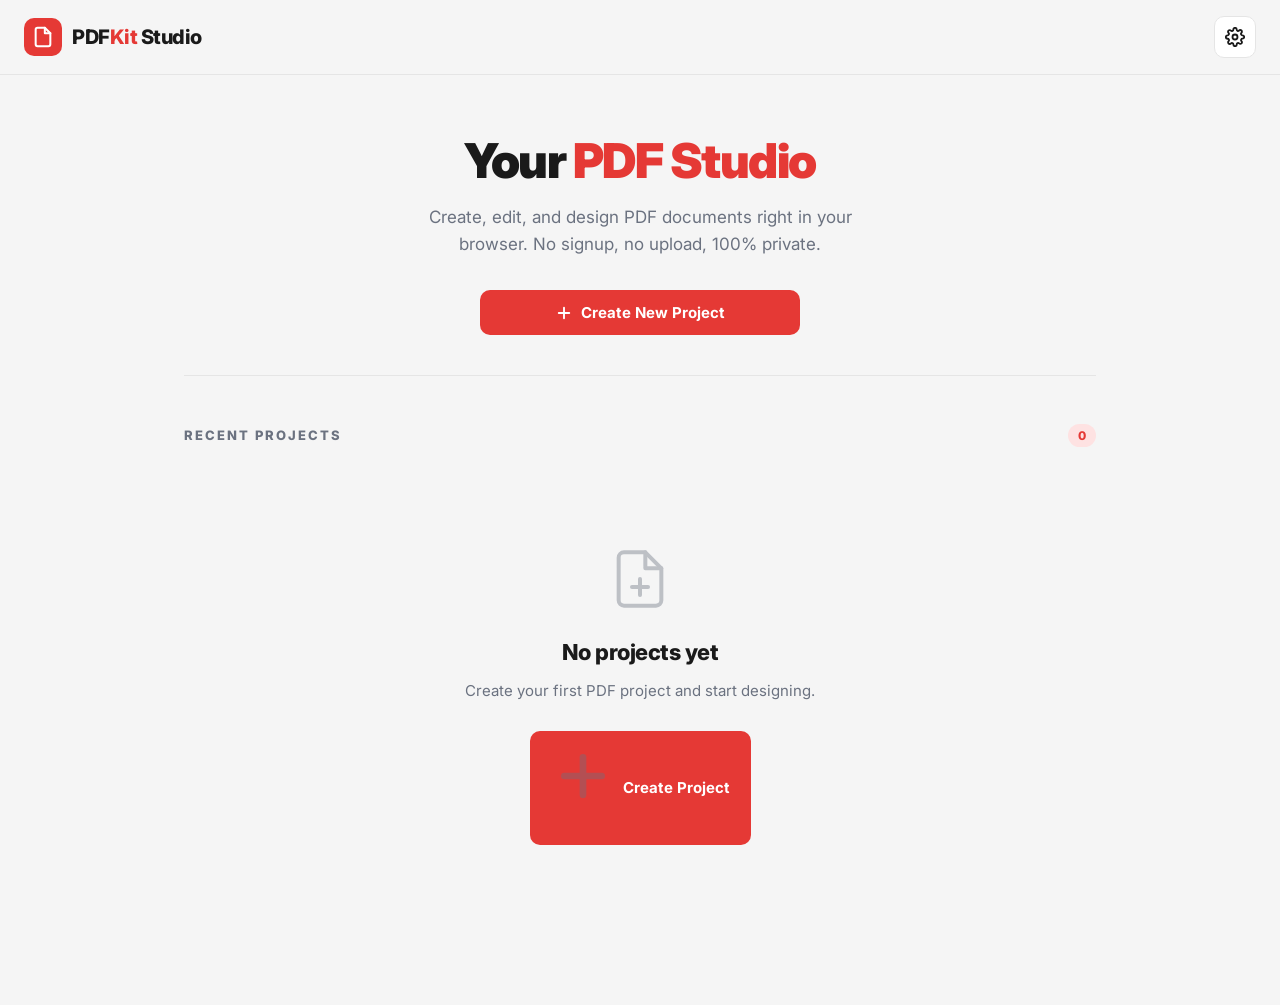
<file: index.html>
<!doctype html>
<html lang="en" dir="ltr">
  <head>
    <meta charset="UTF-8" />
    <meta name="viewport" content="width=device-width, initial-scale=1.0" />
    <title>PDFKit Studio — Create & Edit PDFs</title>
    <meta name="description" content="Create, edit, and design PDF documents in your browser. Add text, images, highlights, and drawings. 100% private, no signup." />
    <link rel="canonical" href="https://pdfkit-xi.vercel.app/" />

    <meta property="og:title" content="PDFKit Studio — Create & Edit PDFs" />
    <meta property="og:description" content="Create, edit, and design PDF documents in your browser." />
    <meta property="og:url" content="https://pdfkit-xi.vercel.app/" />
    <meta property="og:type" content="website" />

    <link rel="preconnect" href="https://fonts.googleapis.com" />
    <link rel="preconnect" href="https://fonts.gstatic.com" crossorigin />
    <link href="https://fonts.googleapis.com/css2?family=Inter:wght@400;500;600;700;800;900&family=Cairo:wght@400;500;600;700;800;900&display=swap" rel="stylesheet" />

    <link rel="stylesheet" href="css/style.css" />
    <link rel="stylesheet" href="css/home.css" />
  </head>
  <body>
    <header class="app-header">
      <a class="brand" href="index.html">
        <span class="brand-mark">
          <svg viewBox="0 0 24 24" fill="none" stroke="currentColor" stroke-width="2.2" stroke-linecap="round" stroke-linejoin="round">
            <path d="M14 2H6a2 2 0 0 0-2 2v16a2 2 0 0 0 2 2h12a2 2 0 0 0 2-2V8z"></path>
            <polyline points="14 2 14 8 20 8"></polyline>
          </svg>
        </span>
        <span>PDF<span class="brand-kit">Kit</span> Studio</span>
      </a>
      <button class="header-btn" id="settings-btn" aria-label="Settings">
        <svg viewBox="0 0 24 24" fill="none" stroke="currentColor" stroke-width="2.2" stroke-linecap="round" stroke-linejoin="round">
          <circle cx="12" cy="12" r="3"></circle>
          <path d="M19.4 15a1.65 1.65 0 0 0 .33 1.82l.06.06a2 2 0 0 1 0 2.83 2 2 0 0 1-2.83 0l-.06-.06a1.65 1.65 0 0 0-1.82-.33 1.65 1.65 0 0 0-1 1.51V21a2 2 0 0 1-2 2 2 2 0 0 1-2-2v-.09A1.65 1.65 0 0 0 9 19.4a1.65 1.65 0 0 0-1.82.33l-.06.06a2 2 0 0 1-2.83 0 2 2 0 0 1 0-2.83l.06-.06a1.65 1.65 0 0 0 .33-1.82 1.65 1.65 0 0 0-1.51-1H3a2 2 0 0 1-2-2 2 2 0 0 1 2-2h.09A1.65 1.65 0 0 0 4.6 9a1.65 1.65 0 0 0-.33-1.82l-.06-.06a2 2 0 0 1 0-2.83 2 2 0 0 1 2.83 0l.06.06a1.65 1.65 0 0 0 1.82.33H9a1.65 1.65 0 0 0 1-1.51V3a2 2 0 0 1 2-2 2 2 0 0 1 2 2v.09a1.65 1.65 0 0 0 1 1.51 1.65 1.65 0 0 0 1.82-.33l.06-.06a2 2 0 0 1 2.83 0 2 2 0 0 1 0 2.83l-.06.06a1.65 1.65 0 0 0-.33 1.82V9a1.65 1.65 0 0 0 1.51 1H21a2 2 0 0 1 2 2 2 2 0 0 1-2 2h-.09a1.65 1.65 0 0 0-1.51 1z"></path>
        </svg>
      </button>
    </header>

    <main class="container">
      <section class="home-hero">
        <h1>Your <span class="accent">PDF Studio</span></h1>
        <p>Create, edit, and design PDF documents right in your browser. No signup, no upload, 100% private.</p>
        <button class="btn btn-primary btn-block" id="create-btn">
          <svg viewBox="0 0 24 24" fill="none" stroke="currentColor" stroke-width="2.5" stroke-linecap="round" stroke-linejoin="round">
            <line x1="12" y1="5" x2="12" y2="19"></line>
            <line x1="5" y1="12" x2="19" y2="12"></line>
          </svg>
          Create New Project
        </button>
      </section>

      <section class="projects-section">
        <h2 class="section-title">
          <span>Recent Projects</span>
          <span class="count" id="projects-count">0</span>
        </h2>

        <div id="projects-grid" class="projects-grid"></div>

        <div id="empty-state" class="empty-state" hidden>
          <svg viewBox="0 0 24 24" fill="none" stroke="currentColor" stroke-width="1.5" stroke-linecap="round" stroke-linejoin="round">
            <path d="M14 2H6a2 2 0 0 0-2 2v16a2 2 0 0 0 2 2h12a2 2 0 0 0 2-2V8z"></path>
            <polyline points="14 2 14 8 20 8"></polyline>
            <line x1="12" y1="18" x2="12" y2="12"></line>
            <line x1="9" y1="15" x2="15" y2="15"></line>
          </svg>
          <h2>No projects yet</h2>
          <p>Create your first PDF project and start designing.</p>
          <button class="btn btn-primary" onclick="document.getElementById('create-btn').click()">
            <svg viewBox="0 0 24 24" fill="none" stroke="currentColor" stroke-width="2.5" stroke-linecap="round" stroke-linejoin="round">
              <line x1="12" y1="5" x2="12" y2="19"></line>
              <line x1="5" y1="12" x2="19" y2="12"></line>
            </svg>
            Create Project
          </button>
        </div>
      </section>
    </main>

    <script src="js/db.js"></script>
    <script src="js/home.js"></script>
  </body>
            </html>
</file>
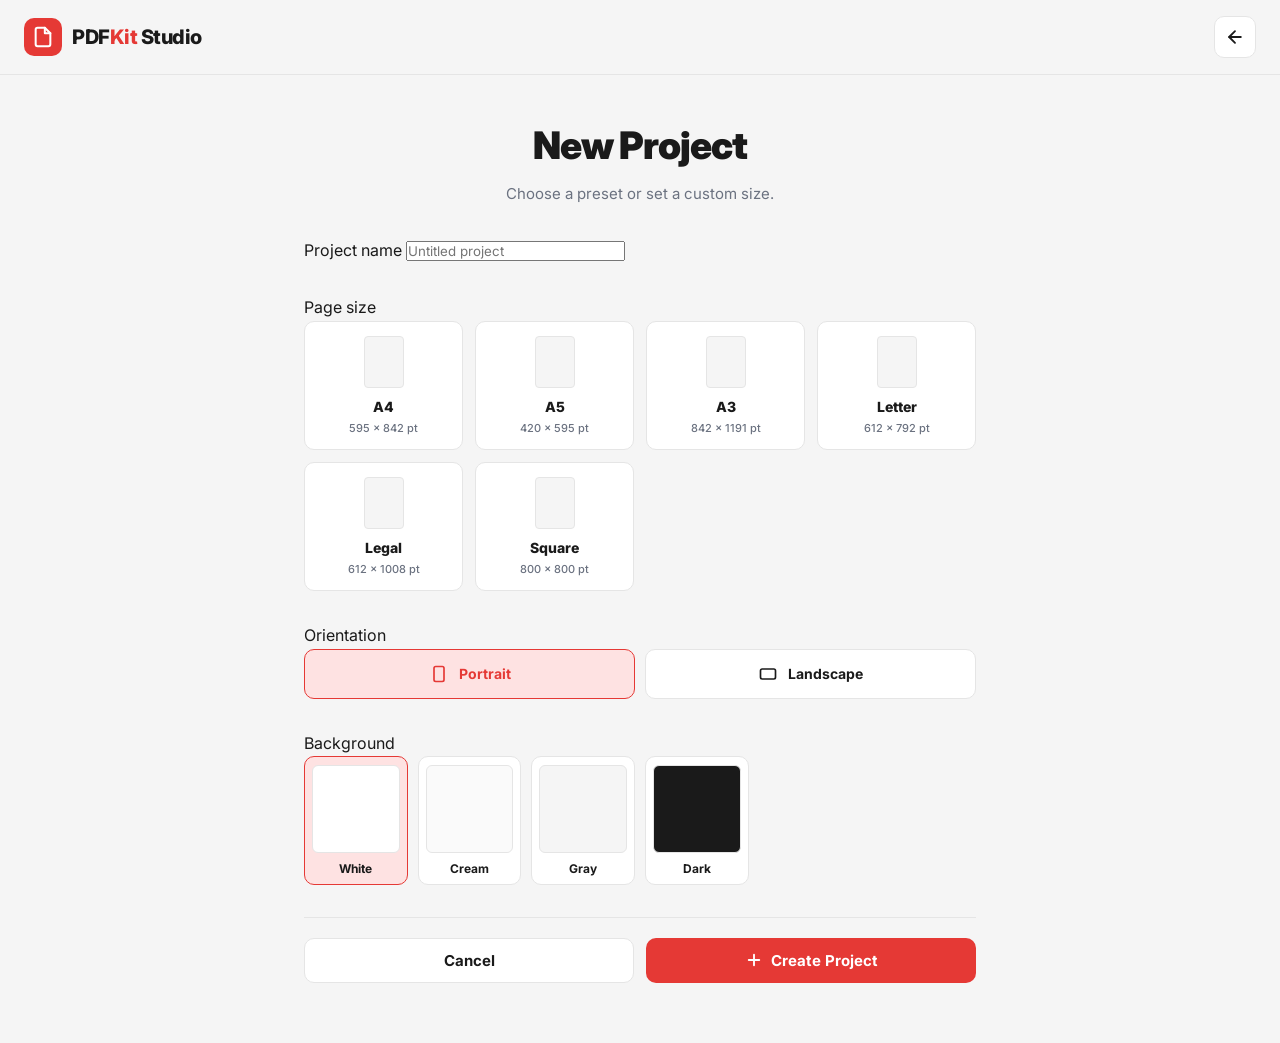
<file: create.html>
<!doctype html>
<html lang="en" dir="ltr">
  <head>
    <meta charset="UTF-8" />
    <meta name="viewport" content="width=device-width, initial-scale=1.0" />
    <title>New Project — PDFKit Studio</title>
    <meta name="description" content="Create a new PDF project — choose page size, orientation, and background." />
    <link rel="canonical" href="https://pdfkit-xi.vercel.app/create.html" />

    <link rel="preconnect" href="https://fonts.googleapis.com" />
    <link rel="preconnect" href="https://fonts.gstatic.com" crossorigin />
    <link href="https://fonts.googleapis.com/css2?family=Inter:wght@400;500;600;700;800;900&family=Cairo:wght@400;500;600;700;800;900&display=swap" rel="stylesheet" />

    <link rel="stylesheet" href="css/style.css" />
    <link rel="stylesheet" href="css/create.css" />
  </head>
  <body>
    <header class="app-header">
      <a class="brand" href="index.html">
        <span class="brand-mark">
          <svg viewBox="0 0 24 24" fill="none" stroke="currentColor" stroke-width="2.2" stroke-linecap="round" stroke-linejoin="round">
            <path d="M14 2H6a2 2 0 0 0-2 2v16a2 2 0 0 0 2 2h12a2 2 0 0 0 2-2V8z"></path>
            <polyline points="14 2 14 8 20 8"></polyline>
          </svg>
        </span>
        <span>PDF<span class="brand-kit">Kit</span> Studio</span>
      </a>
      <a class="header-btn" href="index.html" aria-label="Back">
        <svg viewBox="0 0 24 24" fill="none" stroke="currentColor" stroke-width="2.2" stroke-linecap="round" stroke-linejoin="round">
          <line x1="19" y1="12" x2="5" y2="12"></line>
          <polyline points="12 19 5 12 12 5"></polyline>
        </svg>
      </a>
    </header>

    <main class="container container-sm">
      <div class="page-header">
        <h1>New Project</h1>
        <p>Choose a preset or set a custom size.</p>
      </div>

      <section class="form-section">
        <label class="form-label">Project name</label>
        <input type="text" class="form-input" id="project-name" placeholder="Untitled project" />
      </section>

      <section class="form-section">
        <label class="form-label">Page size</label>
        <div class="preset-grid" id="preset-grid">
          <button class="preset" data-preset="a4">
            <div class="preset-preview" style="--ratio: 1 / 1.414;"></div>
            <span class="preset-name">A4</span>
            <span class="preset-size">595 × 842 pt</span>
          </button>
          <button class="preset" data-preset="a5">
            <div class="preset-preview" style="--ratio: 1 / 1.414;"></div>
            <span class="preset-name">A5</span>
            <span class="preset-size">420 × 595 pt</span>
          </button>
          <button class="preset" data-preset="a3">
            <div class="preset-preview" style="--ratio: 1 / 1.414;"></div>
            <span class="preset-name">A3</span>
            <span class="preset-size">842 × 1191 pt</span>
          </button>
          <button class="preset" data-preset="letter">
            <div class="preset-preview" style="--ratio: 8.5 / 11;"></div>
            <span class="preset-name">Letter</span>
            <span class="preset-size">612 × 792 pt</span>
          </button>
          <button class="preset" data-preset="legal">
            <div class="preset-preview" style="--ratio: 8.5 / 14;"></div>
            <span class="preset-name">Legal</span>
            <span class="preset-size">612 × 1008 pt</span>
          </button>
          <button class="preset" data-preset="square">
            <div class="preset-preview" style="--ratio: 1 / 1;"></div>
            <span class="preset-name">Square</span>
            <span class="preset-size">800 × 800 pt</span>
          </button>
        </div>
      </section>

      <section class="form-section">
        <label class="form-label">Orientation</label>
        <div class="toggle-group" id="orientation-group">
          <button class="toggle active" data-orientation="portrait">
            <svg viewBox="0 0 24 24" fill="none" stroke="currentColor" stroke-width="2" stroke-linecap="round" stroke-linejoin="round">
              <rect x="6" y="3" width="12" height="18" rx="2"></rect>
            </svg>
            Portrait
          </button>
          <button class="toggle" data-orientation="landscape">
            <svg viewBox="0 0 24 24" fill="none" stroke="currentColor" stroke-width="2" stroke-linecap="round" stroke-linejoin="round">
              <rect x="3" y="6" width="18" height="12" rx="2"></rect>
            </svg>
            Landscape
          </button>
        </div>
      </section>

      <section class="form-section">
        <label class="form-label">Background</label>
        <div class="bg-grid" id="bg-grid">
          <button class="bg-swatch active" data-bg="#ffffff" style="--c: #ffffff;">
            <span class="swatch-label">White</span>
          </button>
          <button class="bg-swatch" data-bg="#fafafa" style="--c: #fafafa;">
            <span class="swatch-label">Cream</span>
          </button>
          <button class="bg-swatch" data-bg="#f5f5f5" style="--c: #f5f5f5;">
            <span class="swatch-label">Gray</span>
          </button>
          <button class="bg-swatch" data-bg="#1a1a1a" style="--c: #1a1a1a;">
            <span class="swatch-label">Dark</span>
          </button>
        </div>
      </section>

      <div class="actions-row">
        <button class="btn btn-secondary" onclick="window.location.href='index.html'">Cancel</button>
        <button class="btn btn-primary" id="create-project-btn">
          <svg viewBox="0 0 24 24" fill="none" stroke="currentColor" stroke-width="2.5" stroke-linecap="round" stroke-linejoin="round">
            <line x1="12" y1="5" x2="12" y2="19"></line>
            <line x1="5" y1="12" x2="19" y2="12"></line>
          </svg>
          Create Project
        </button>
      </div>
    </main>

    <script src="js/db.js"></script>
    <script src="js/create.js"></script>
  </body>
          </html>
</file>
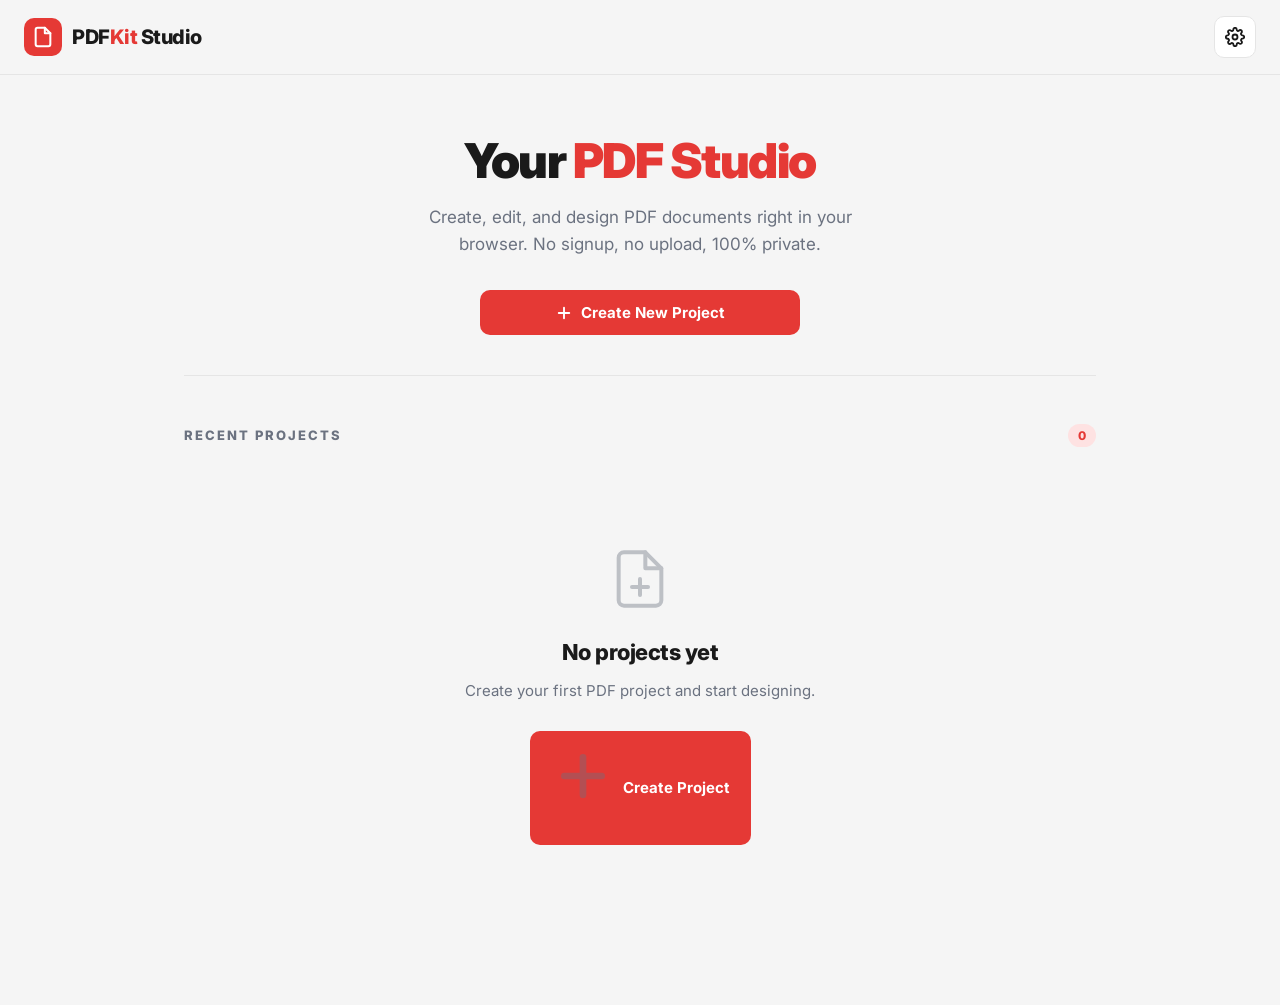
<file: studio.html>
<!doctype html>
<html lang="en" dir="ltr">
  <head>
    <meta charset="UTF-8" />
    <meta name="viewport" content="width=device-width, initial-scale=1.0, maximum-scale=1.0, user-scalable=no" />
    <title>Studio — PDFKit Studio</title>
    <meta name="description" content="Edit your PDF project — add text, images, highlights, and drawings." />
    <link rel="canonical" href="https://pdfkit-xi.vercel.app/studio.html" />

    <link rel="preconnect" href="https://fonts.googleapis.com" />
    <link rel="preconnect" href="https://fonts.gstatic.com" crossorigin />
    <link href="https://fonts.googleapis.com/css2?family=Inter:wght@400;500;600;700;800;900&family=Cairo:wght@400;500;600;700;800;900&family=Amiri:wght@400;700&family=Tajawal:wght@400;500;700;900&display=swap" rel="stylesheet" />

    <link rel="stylesheet" href="css/style.css" />
    <link rel="stylesheet" href="css/studio.css" />
    <link rel="stylesheet" href="css/element-panel.css" />
  </head>
  <body class="studio-body">
    <header class="studio-header">
      <div class="header-left">
        <a class="icon-btn" href="index.html" aria-label="Back">
          <svg viewBox="0 0 24 24" fill="none" stroke="currentColor" stroke-width="2.2" stroke-linecap="round" stroke-linejoin="round">
            <line x1="19" y1="12" x2="5" y2="12"></line>
            <polyline points="12 19 5 12 12 5"></polyline>
          </svg>
        </a>
        <input type="text" class="project-title-input" id="project-title" value="Untitled" />
      </div>

      <div class="header-center">
        <button class="icon-btn" id="undo-btn" aria-label="Undo" disabled>
          <svg viewBox="0 0 24 24" fill="none" stroke="currentColor" stroke-width="2.2" stroke-linecap="round" stroke-linejoin="round">
            <polyline points="9 14 4 9 9 4"></polyline>
            <path d="M20 20v-7a4 4 0 0 0-4-4H4"></path>
          </svg>
        </button>
        <button class="icon-btn" id="redo-btn" aria-label="Redo" disabled>
          <svg viewBox="0 0 24 24" fill="none" stroke="currentColor" stroke-width="2.2" stroke-linecap="round" stroke-linejoin="round">
            <polyline points="15 14 20 9 15 4"></polyline>
            <path d="M4 20v-7a4 4 0 0 1 4-4h12"></path>
          </svg>
        </button>
      </div>

      <div class="header-right">
        <button class="icon-btn" id="export-btn" aria-label="Export">
          <svg viewBox="0 0 24 24" fill="none" stroke="currentColor" stroke-width="2.2" stroke-linecap="round" stroke-linejoin="round">
            <path d="M21 15v4a2 2 0 0 1-2 2H5a2 2 0 0 1-2-2v-4"></path>
            <polyline points="7 10 12 15 17 10"></polyline>
            <line x1="12" y1="15" x2="12" y2="3"></line>
          </svg>
        </button>
        <button class="btn-save" id="save-btn">
          <svg viewBox="0 0 24 24" fill="none" stroke="currentColor" stroke-width="2.2" stroke-linecap="round" stroke-linejoin="round">
            <path d="M19 21H5a2 2 0 0 1-2-2V5a2 2 0 0 1 2-2h11l5 5v11a2 2 0 0 1-2 2z"></path>
            <polyline points="17 21 17 13 7 13 7 21"></polyline>
            <polyline points="7 3 7 8 15 8"></polyline>
          </svg>
          <span>Save</span>
        </button>
      </div>
            </header>
            <main class="studio-main">
  <div class="canvas-wrapper" id="canvas-wrapper">
    <div class="canvas-stage" id="canvas-stage"></div>
  </div>
</main>

<nav class="studio-toolbar" id="studio-toolbar">
  <button class="tool-btn" data-tool="text" aria-label="Text">
    <svg viewBox="0 0 24 24" fill="none" stroke="currentColor" stroke-width="2" stroke-linecap="round" stroke-linejoin="round">
      <polyline points="4 7 4 4 20 4 20 7"></polyline>
      <line x1="9" y1="20" x2="15" y2="20"></line>
      <line x1="12" y1="4" x2="12" y2="20"></line>
    </svg>
    <span>Text</span>
  </button>

  <button class="tool-btn" data-tool="highlight" aria-label="Highlight">
    <svg viewBox="0 0 24 24" fill="none" stroke="currentColor" stroke-width="2" stroke-linecap="round" stroke-linejoin="round">
      <path d="M9 11l-6 6v3h3l6-6"></path>
      <path d="M14 7l3 3"></path>
      <path d="M17 4l3 3-9 9-3-3z"></path>
    </svg>
    <span>Highlight</span>
  </button>

  <button class="tool-btn" data-tool="draw" aria-label="Draw">
    <svg viewBox="0 0 24 24" fill="none" stroke="currentColor" stroke-width="2" stroke-linecap="round" stroke-linejoin="round">
      <path d="M12 19l7-7 3 3-7 7-3-3z"></path>
      <path d="M18 13l-1.5-7.5L2 2l3.5 14.5L13 18l5-5z"></path>
      <path d="M2 2l7.586 7.586"></path>
      <circle cx="11" cy="11" r="2"></circle>
    </svg>
    <span>Draw</span>
  </button>

  <button class="tool-btn" data-tool="image" aria-label="Image">
    <svg viewBox="0 0 24 24" fill="none" stroke="currentColor" stroke-width="2" stroke-linecap="round" stroke-linejoin="round">
      <rect x="3" y="3" width="18" height="18" rx="2"></rect>
      <circle cx="8.5" cy="8.5" r="1.5"></circle>
      <polyline points="21 15 16 10 5 21"></polyline>
    </svg>
    <span>Image</span>
  </button>

  <button class="tool-btn" data-tool="shape" aria-label="Shape">
    <svg viewBox="0 0 24 24" fill="none" stroke="currentColor" stroke-width="2" stroke-linecap="round" stroke-linejoin="round">
      <rect x="3" y="3" width="18" height="18" rx="2"></rect>
    </svg>
    <span>Shape</span>
  </button>

  <button class="tool-btn" data-tool="eraser" aria-label="Eraser">
    <svg viewBox="0 0 24 24" fill="none" stroke="currentColor" stroke-width="2" stroke-linecap="round" stroke-linejoin="round">
      <path d="M20 20H7L3 16a1 1 0 0 1 0-1.4L14.6 3a1 1 0 0 1 1.4 0L21 8a1 1 0 0 1 0 1.4L10.4 20"></path>
      <line x1="18" y1="13" x2="6" y2="13"></line>
    </svg>
    <span>Eraser</span>
  </button>
      </nav>
          <div class="tool-panel" id="tool-panel" hidden>
      <button class="panel-close" id="panel-close" aria-label="Close">
        <svg viewBox="0 0 24 24" fill="none" stroke="currentColor" stroke-width="2.4" stroke-linecap="round" stroke-linejoin="round">
          <line x1="18" y1="6" x2="6" y2="18"></line>
          <line x1="6" y1="6" x2="18" y2="18"></line>
        </svg>
      </button>
      <div class="panel-content" id="panel-content"></div>
    </div>

    <div class="element-panel" id="element-panel" hidden>
      <div class="element-panel-content" id="element-panel-content"></div>
    </div>

    <input type="file" id="image-upload" accept="image/*" hidden />

    <script src="js/db.js"></script>
    <script src="js/studio.js"></script>
    <script src="js/tools/element-panel.js"></script>
  </body>
        </html>
</file>
<file: css/style.css>
:root {
  --cream: #f5f5f5;
  --paper: #ffffff;
  --ink: #1a1a1a;
  --muted: #6b7280;
  --line: #e5e5e5;
  --accent: #e53935;
  --accent-soft: #fee2e2;
  --accent-dark: #c62828;
  --radius: 14px;
  --radius-sm: 10px;
  --shadow-sm: 0 2px 8px rgba(0, 0, 0, 0.04);
  --shadow-md: 0 8px 24px rgba(0, 0, 0, 0.08);
  --shadow-lg: 0 16px 48px rgba(0, 0, 0, 0.12);
}

* { margin: 0; padding: 0; box-sizing: border-box; }

html { scroll-behavior: smooth; }

body {
  font-family: 'Inter', -apple-system, BlinkMacSystemFont, 'Segoe UI', sans-serif;
  background: var(--cream);
  color: var(--ink);
  min-height: 100vh;
  line-height: 1.6;
  -webkit-font-smoothing: antialiased;
  -moz-osx-font-smoothing: grayscale;
}

html[dir="rtl"] body {
  font-family: 'Cairo', 'Inter', sans-serif;
}

a { color: inherit; text-decoration: none; }

button {
  font-family: inherit;
  cursor: pointer;
  border: none;
  background: none;
}

input, textarea, select {
  font-family: inherit;
  outline: none;
}

svg { display: block; }

/* ============ Header ============ */
.app-header {
  display: flex;
  justify-content: space-between;
  align-items: center;
  padding: 16px 24px;
  background: rgba(245, 245, 245, 0.95);
  backdrop-filter: blur(12px);
  -webkit-backdrop-filter: blur(12px);
  border-bottom: 1px solid var(--line);
  position: sticky;
  top: 0;
  z-index: 100;
}

.brand {
  display: inline-flex;
  align-items: center;
  gap: 10px;
  font-size: 20px;
  font-weight: 800;
  letter-spacing: -0.5px;
  color: var(--ink);
}

.brand-mark {
  width: 38px;
  height: 38px;
  background: var(--accent);
  border-radius: var(--radius-sm);
  display: flex;
  align-items: center;
  justify-content: center;
  color: #fff;
  flex-shrink: 0;
}

.brand-mark svg { width: 22px; height: 22px; }

.brand-kit { color: var(--accent); }

.header-btn {
  width: 42px;
  height: 42px;
  border-radius: var(--radius-sm);
  background: var(--paper);
  border: 1px solid var(--line);
  display: flex;
  align-items: center;
  justify-content: center;
  color: var(--ink);
  transition: 0.2s ease;
}

.header-btn:hover {
  background: var(--accent-soft);
  border-color: var(--accent);
  color: var(--accent);
}

.header-btn svg { width: 20px; height: 20px; }

/* ============ Buttons ============ */
.btn {
  display: inline-flex;
  align-items: center;
  justify-content: center;
  gap: 8px;
  padding: 12px 20px;
  border-radius: var(--radius-sm);
  font-size: 15px;
  font-weight: 700;
  transition: 0.2s ease;
  border: 1px solid transparent;
}

.btn svg { width: 18px; height: 18px; }

.btn-primary {
  background: var(--accent);
  color: #fff;
}

.btn-primary:hover { background: var(--accent-dark); }

.btn-secondary {
  background: var(--paper);
  color: var(--ink);
  border-color: var(--line);
}

.btn-secondary:hover {
  background: var(--accent-soft);
  border-color: var(--accent);
  color: var(--accent);
}

.btn-block { width: 100%; }

/* ============ Container ============ */
.container {
  max-width: 960px;
  margin: 0 auto;
  padding: 0 24px;
}

.container-sm { max-width: 720px; }

/* ============ Empty state ============ */
.empty-state {
  text-align: center;
  padding: 80px 24px;
}

.empty-state svg {
  width: 64px;
  height: 64px;
  color: var(--muted);
  margin: 0 auto 24px;
  opacity: 0.4;
}

.empty-state h2 {
  font-size: 22px;
  font-weight: 800;
  margin-bottom: 8px;
  letter-spacing: -0.5px;
}

.empty-state p {
  color: var(--muted);
  font-size: 15px;
  margin-bottom: 28px;
  max-width: 360px;
  margin-left: auto;
  margin-right: auto;
}

/* ============ Modal ============ */
.modal {
  position: fixed;
  inset: 0;
  background: rgba(0, 0, 0, 0.5);
  backdrop-filter: blur(4px);
  z-index: 1000;
  display: flex;
  align-items: center;
  justify-content: center;
  padding: 20px;
}

.modal[hidden] { display: none; }

.modal-panel {
  background: var(--paper);
  border-radius: var(--radius);
  padding: 28px;
  width: 100%;
  max-width: 420px;
  box-shadow: var(--shadow-lg);
  position: relative;
}

.modal-title {
  font-size: 18px;
  font-weight: 800;
  margin-bottom: 6px;
}

.modal-desc {
  color: var(--muted);
  font-size: 14px;
  margin-bottom: 24px;
}

.modal-actions {
  display: flex;
  gap: 10px;
  margin-top: 24px;
}

.modal-actions .btn { flex: 1; }

/* ============ Responsive ============ */
@media (max-width: 600px) {
  .app-header { padding: 14px 18px; }
  .brand { font-size: 18px; }
  .brand-mark { width: 34px; height: 34px; }
  .brand-mark svg { width: 20px; height: 20px; }
  .container { padding: 0 18px; }
  .empty-state { padding: 60px 20px; }
  }
</file>
<file: css/home.css>
.home-hero {
  padding: 60px 0 40px;
  text-align: center;
  border-bottom: 1px solid var(--line);
  margin-bottom: 48px;
}

.home-hero h1 {
  font-size: clamp(32px, 5vw, 48px);
  font-weight: 900;
  letter-spacing: -1.5px;
  line-height: 1.1;
  margin-bottom: 16px;
}

.home-hero .accent { color: var(--accent); }

.home-hero p {
  color: var(--muted);
  font-size: 17px;
  max-width: 480px;
  margin: 0 auto 32px;
}

.home-hero .btn {
  max-width: 320px;
  margin: 0 auto;
}

.projects-section { padding-bottom: 80px; }

.section-title {
  display: flex;
  align-items: center;
  justify-content: space-between;
  font-size: 13px;
  font-weight: 800;
  letter-spacing: 2px;
  text-transform: uppercase;
  color: var(--muted);
  margin-bottom: 20px;
}

.section-title .count {
  background: var(--accent-soft);
  color: var(--accent);
  padding: 2px 10px;
  border-radius: 20px;
  font-size: 12px;
  font-weight: 800;
  letter-spacing: 0;
}

.projects-grid {
  display: grid;
  grid-template-columns: repeat(auto-fill, minmax(200px, 1fr));
  gap: 16px;
}

.project-card {
  background: var(--paper);
  border: 1px solid var(--line);
  border-radius: var(--radius);
  overflow: hidden;
  cursor: pointer;
  transition: 0.2s ease;
  position: relative;
  display: flex;
  flex-direction: column;
}

.project-card:hover {
  border-color: var(--accent);
  transform: translateY(-2px);
  box-shadow: var(--shadow-md);
}

.project-thumb {
  aspect-ratio: 4 / 5;
  background: var(--cream);
  display: flex;
  align-items: center;
  justify-content: center;
  border-bottom: 1px solid var(--line);
  overflow: hidden;
  position: relative;
}

.project-thumb canvas,
.project-thumb img {
  max-width: 100%;
  max-height: 100%;
  display: block;
}

.project-thumb .placeholder {
  color: var(--muted);
  opacity: 0.3;
}

.project-thumb .placeholder svg {
  width: 48px;
  height: 48px;
}

.project-info {
  padding: 12px 14px;
  display: flex;
  align-items: center;
  gap: 10px;
}

.project-name {
  flex: 1;
  font-size: 14px;
  font-weight: 700;
  overflow: hidden;
  text-overflow: ellipsis;
  white-space: nowrap;
}

.project-date {
  font-size: 11px;
  color: var(--muted);
  margin-top: 2px;
  font-weight: 500;
}

.project-delete {
  width: 30px;
  height: 30px;
  border-radius: 8px;
  display: flex;
  align-items: center;
  justify-content: center;
  color: var(--muted);
  transition: 0.2s;
  flex-shrink: 0;
}

.project-delete:hover {
  background: var(--accent-soft);
  color: var(--accent);
}

.project-delete svg { width: 16px; height: 16px; }

/* Modal */
.form-group { margin-bottom: 18px; }

.form-label {
  display: block;
  font-size: 12px;
  font-weight: 800;
  letter-spacing: 1px;
  text-transform: uppercase;
  color: var(--muted);
  margin-bottom: 8px;
}

.form-input {
  width: 100%;
  padding: 12px 14px;
  background: var(--cream);
  border: 1px solid var(--line);
  border-radius: var(--radius-sm);
  color: var(--ink);
  font-size: 15px;
  transition: 0.2s;
}

.form-input:focus {
  border-color: var(--accent);
  background: var(--paper);
}

@media (max-width: 600px) {
  .home-hero { padding: 40px 0 28px; margin-bottom: 32px; }
  .projects-grid { grid-template-columns: repeat(auto-fill, minmax(150px, 1fr)); gap: 12px; }
}
</file>
<file: css/create.css>
.page-header {
  padding: 40px 0 32px;
  text-align: center;
}

.page-header h1 {
  font-size: clamp(28px, 4vw, 38px);
  font-weight: 900;
  letter-spacing: -1px;
  margin-bottom: 6px;
}

.page-header p {
  color: var(--muted);
  font-size: 15px;
}

.form-section {
  margin-bottom: 32px;
}

/* ---------- Preset grid ---------- */
.preset-grid {
  display: grid;
  grid-template-columns: repeat(auto-fill, minmax(130px, 1fr));
  gap: 12px;
}

.preset {
  background: var(--paper);
  border: 1.5px solid var(--line);
  border-radius: var(--radius-sm);
  padding: 14px 12px;
  display: flex;
  flex-direction: column;
  align-items: center;
  gap: 6px;
  cursor: pointer;
  transition: 0.2s ease;
  color: var(--ink);
  font-family: inherit;
}

.preset:hover {
  border-color: var(--accent);
  transform: translateY(-2px);
}

.preset.active {
  border-color: var(--accent);
  background: var(--accent-soft);
}

.preset-preview {
  width: 40px;
  height: 52px;
  background: var(--cream);
  border: 1px solid var(--line);
  border-radius: 4px;
  aspect-ratio: var(--ratio);
  margin-bottom: 4px;
}

.preset.active .preset-preview {
  background: var(--paper);
  border-color: var(--accent);
}

.preset-name {
  font-size: 14px;
  font-weight: 800;
}

.preset-size {
  font-size: 11px;
  color: var(--muted);
  font-weight: 500;
}

/* ---------- Toggle group ---------- */
.toggle-group {
  display: grid;
  grid-template-columns: 1fr 1fr;
  gap: 10px;
}

.toggle {
  background: var(--paper);
  border: 1.5px solid var(--line);
  border-radius: var(--radius-sm);
  padding: 14px;
  display: flex;
  align-items: center;
  justify-content: center;
  gap: 10px;
  font-size: 14px;
  font-weight: 700;
  color: var(--ink);
  cursor: pointer;
  transition: 0.2s ease;
  font-family: inherit;
}

.toggle svg { width: 20px; height: 20px; }

.toggle:hover { border-color: var(--accent); }

.toggle.active {
  border-color: var(--accent);
  background: var(--accent-soft);
  color: var(--accent);
}

/* ---------- Background grid ---------- */
.bg-grid {
  display: grid;
  grid-template-columns: repeat(auto-fill, minmax(90px, 1fr));
  gap: 10px;
}

.bg-swatch {
  background: var(--paper);
  border: 1.5px solid var(--line);
  border-radius: var(--radius-sm);
  padding: 8px;
  display: flex;
  flex-direction: column;
  align-items: center;
  gap: 8px;
  cursor: pointer;
  transition: 0.2s ease;
  font-family: inherit;
}

.bg-swatch::before {
  content: "";
  width: 100%;
  aspect-ratio: 1;
  background: var(--c);
  border: 1px solid var(--line);
  border-radius: 6px;
}

.bg-swatch.active {
  border-color: var(--accent);
  background: var(--accent-soft);
}

.swatch-label {
  font-size: 12px;
  font-weight: 700;
  color: var(--ink);
}

/* ---------- Actions ---------- */
.actions-row {
  display: flex;
  gap: 12px;
  padding: 20px 0 60px;
  border-top: 1px solid var(--line);
  margin-top: 20px;
}

.actions-row .btn { flex: 1; }

@media (max-width: 600px) {
  .preset-grid { grid-template-columns: repeat(2, 1fr); }
  .page-header { padding: 28px 0 20px; }
}
</file>
<file: css/studio.css>
/* PDFKit Studio — تخطيط الاستوديو والتفاعل */

.studio-body {
  display: flex;
  flex-direction: column;
  height: 100dvh;
  min-height: 0;
  overflow: hidden;
  background: #f5f5f5;
  color: var(--ink);
}

.studio-header {
  display: grid;
  grid-template-columns: minmax(0, 1fr) auto minmax(0, 1fr);
  align-items: center;
  gap: 8px;
  flex: 0 0 auto;
  min-height: 60px;
  padding: 8px max(10px, env(safe-area-inset-left)) 8px max(10px, env(safe-area-inset-right));
  background: rgba(255,255,255,.94);
  border-bottom: 1px solid #e5e5e5;
  box-shadow: 0 2px 12px rgba(0,0,0,.04);
  z-index: 30;
}
.header-group { display:flex; align-items:center; gap:5px; min-width:0; }
.header-history { justify-content:center; }
.header-end { justify-content:flex-end; }
.icon-btn { width:36px; height:36px; display:inline-flex; align-items:center; justify-content:center; flex:0 0 auto; border:0; border-radius:10px; background:transparent; color:var(--ink); font:700 12px Inter,Cairo,sans-serif; cursor:pointer; transition:.18s ease; }
.icon-btn svg { width:20px; height:20px; fill:none; stroke:currentColor; stroke-width:2; stroke-linecap:round; stroke-linejoin:round; }
.icon-btn:hover:not(:disabled), .icon-btn:focus-visible { background:#fee2e2; color:#e53935; outline:none; }
.icon-btn:disabled { opacity:.28; cursor:not-allowed; }
.project-title-input { min-width:0; width:min(230px,100%); padding:7px 9px; border:1px solid transparent; border-radius:8px; background:transparent; color:var(--ink); font:700 14px Cairo,Inter,sans-serif; }
.project-title-input:focus { outline:none; border-color:#e53935; background:#fff; }
.btn-save { display:inline-flex; align-items:center; gap:6px; min-height:36px; padding:0 13px; border:0; border-radius:10px; background:#e53935; color:#fff; font:700 13px Cairo,Inter,sans-serif; cursor:pointer; transition:.18s ease; white-space:nowrap; }
.btn-save:hover, .btn-save:focus-visible { background:#c62828; outline:none; }
.btn-save svg { width:17px; height:17px; fill:none; stroke:currentColor; stroke-width:2; stroke-linecap:round; stroke-linejoin:round; }

.studio-main { position:relative; flex:1 1 auto; min-height:0; overflow:auto; padding:18px 12px 24px; -webkit-overflow-scrolling:touch; overscroll-behavior:contain; }
.canvas-wrapper { display:flex; justify-content:center; align-items:flex-start; min-width:100%; min-height:100%; padding:4px 0 20px; }
.canvas-stage { display:flex; flex-direction:column; align-items:center; gap:18px; }
.page-canvas { position:relative; flex:0 0 auto; overflow:hidden; background:#fff; border-radius:5px; box-shadow:0 8px 30px rgba(0,0,0,.14); touch-action:none; }
.page-canvas:focus { outline:2px solid #e53935; outline-offset:3px; }
.draw-layer { position:absolute; inset:0; width:100%; height:100%; pointer-events:none; }
.draw-layer.is-active { pointer-events:auto; cursor:crosshair; }

.studio-toolbar { display:flex; flex:0 0 auto; align-items:stretch; justify-content:center; gap:3px; min-height:76px; padding:7px max(6px,env(safe-area-inset-left)) calc(7px + env(safe-area-inset-bottom)) max(6px,env(safe-area-inset-right)); overflow-x:auto; overflow-y:hidden; background:rgba(255,255,255,.97); border-top:1px solid #e5e5e5; box-shadow:0 -3px 18px rgba(0,0,0,.07); scrollbar-width:none; z-index:40; }
.studio-toolbar::-webkit-scrollbar { display:none; }
.tool-btn { display:flex; flex-direction:column; align-items:center; justify-content:center; gap:4px; min-width:66px; padding:6px 8px; border:0; border-radius:12px; background:transparent; color:#6b7280; font:700 10px Cairo,Inter,sans-serif; cursor:pointer; flex:0 0 auto; transition:.18s ease; }
.tool-icon { display:flex; align-items:center; justify-content:center; width:28px; height:28px; color:currentColor; font:700 22px Inter,Cairo,sans-serif; line-height:1; }
.tool-btn:hover, .tool-btn:focus-visible { color:#e53935; background:#fee2e2; outline:none; }
.tool-btn.active { color:#fff; background:#e53935; box-shadow:0 4px 12px rgba(229,57,53,.24); }

.tool-panel { position:fixed; inset-inline:0; bottom:0; max-height:min(62dvh,560px); overflow:auto; padding:18px 18px calc(20px + env(safe-area-inset-bottom)); background:#fff; border-radius:22px 22px 0 0; box-shadow:0 -12px 40px rgba(0,0,0,.18); z-index:100; animation:sheet-up .22s ease-out; }
.tool-panel[hidden] { display:none; }
.sheet-grip { width:42px; height:4px; margin:-8px auto 12px; border-radius:10px; background:#d1d5db; }
.panel-close { position:absolute; inset-inline-end:15px; top:13px; width:32px; height:32px; border:0; border-radius:50%; background:#f5f5f5; color:#6b7280; font:400 24px/1 Inter,sans-serif; cursor:pointer; }
.panel-close:hover { background:#fee2e2; color:#e53935; }
.panel-content { max-width:720px; margin:auto; padding-inline:5px; }
.panel-title { margin:0 40px 16px 0; font:800 18px Cairo,Inter,sans-serif; }
html[dir="rtl"] .panel-title { margin-right:0; margin-left:40px; }
.panel-row { margin-bottom:15px; }
.panel-label { display:block; margin-bottom:7px; color:#6b7280; font:700 11px Cairo,Inter,sans-serif; }
.panel-textarea { width:100%; min-height:74px; padding:10px 12px; resize:vertical; border:1px solid #e5e5e5; border-radius:10px; background:#f5f5f5; color:#1a1a1a; font:16px Cairo,Inter,sans-serif; direction:auto; unicode-bidi:plaintext; }
.panel-textarea:focus { outline:none; border-color:#e53935; background:#fff; }
.color-options, .brush-options, .font-grid, .shape-options { display:flex; flex-wrap:wrap; gap:8px; }
.color-swatch { width:32px; height:32px; border:2px solid #e5e5e5; border-radius:50%; cursor:pointer; }
.color-swatch.active { border-color:#e53935; box-shadow:0 0 0 3px #fee2e2; }
.font-option, .shape-option, .brush-size { padding:9px 12px; border:1px solid #e5e5e5; border-radius:9px; background:#f5f5f5; color:#1a1a1a; font:700 13px Cairo,Inter,sans-serif; cursor:pointer; }
.font-option.active, .shape-option.active, .brush-size.active { border-color:#e53935; background:#fee2e2; color:#c62828; }
.size-slider { width:100%; accent-color:#e53935; }
.panel-btn { width:100%; padding:11px 14px; border:0; border-radius:10px; background:#e53935; color:#fff; font:700 14px Cairo,Inter,sans-serif; cursor:pointer; }
.panel-btn:hover { background:#c62828; }
.panel-note { color:#6b7280; font:13px Cairo,Inter,sans-serif; }

.text-element, .image-element, .shape-element, .highlight-element { position:absolute; user-select:none; -webkit-user-select:none; touch-action:none; cursor:move; }
.text-element { padding:3px 5px; min-width:24px; white-space:pre-wrap; overflow-wrap:anywhere; line-height:1.3; direction:auto; unicode-bidi:plaintext; border:1px dashed transparent; }
.text-element.selected, .image-element.selected, .shape-element.selected, .highlight-element.selected { border:1px dashed #e53935; }
.image-element { border:1px dashed transparent; }
.image-element img { display:block; width:100%; height:100%; object-fit:contain; pointer-events:none; }
.shape-element { border:2px solid currentColor; }
.highlight-element { opacity:.72; border-radius:3px; }
.resize-handle { position:absolute; inset-inline-end:-7px; bottom:-7px; display:none; width:14px; height:14px; border:2px solid #fff; border-radius:50%; background:#e53935; cursor:nwse-resize; z-index:2; }
.selected .resize-handle { display:block; }
.toast { position:fixed; inset-inline:50%; bottom:calc(88px + env(safe-area-inset-bottom)); z-index:200; transform:translate(-50%,10px); opacity:0; pointer-events:none; padding:9px 14px; border-radius:999px; background:#1a1a1a; color:#fff; font:700 12px Cairo,Inter,sans-serif; transition:.2s ease; white-space:nowrap; }
.toast.show { transform:translate(-50%,0); opacity:1; }

@keyframes sheet-up { from { transform:translateY(100%); } to { transform:translateY(0); } }
@media (max-width:600px) {
  .studio-header { grid-template-columns:minmax(0,1fr) auto minmax(0,auto); min-height:54px; padding-block:5px; }
  .header-history { display:none; }
  .project-title-input { width:min(160px,100%); font-size:13px; }
  .icon-btn { width:33px; height:33px; }
  .btn-save { min-height:33px; padding-inline:10px; font-size:12px; }
  .btn-save svg { display:none; }
  .studio-main { padding:12px 8px 18px; }
  .studio-toolbar { min-height:70px; }
  .tool-btn { min-width:58px; padding-inline:5px; }
  .tool-icon { width:25px; height:25px; font-size:20px; }
}
@media (min-width:900px) { .studio-main { padding-inline:28px; } .tool-panel { max-width:760px; inset-inline:50%; transform:translateX(-50%); border-radius:22px; bottom:16px; } html[dir="rtl"] .tool-panel { transform:translateX(50%); } }
</file>
<file: css/element-panel.css>
/* =========================================
   PDFKit Studio — Element Panel
   لوحة تعديل العنصر المحدد
   ========================================= */

.element-panel {
  position: fixed;
  left: 0;
  right: 0;
  bottom: 0;
  background: var(--paper);
  border-top-left-radius: 20px;
  border-top-right-radius: 20px;
  box-shadow: 0 -8px 32px rgba(0, 0, 0, 0.18);
  padding: 16px 20px 24px;
  z-index: 300;
  max-height: 60vh;
  overflow-y: auto;
  animation: epSlideUp 0.25s ease;
}

.element-panel[hidden] { display: none; }

@keyframes epSlideUp {
  from { transform: translateY(100%); }
  to { transform: translateY(0); }
}

.element-panel-content { padding: 0; }

/* ---------- Header ---------- */
.ep-header {
  display: flex;
  align-items: center;
  justify-content: space-between;
  padding-bottom: 14px;
  margin-bottom: 16px;
  border-bottom: 1px solid var(--line);
  touch-action: none;
}

.ep-title {
  font-size: 15px;
  font-weight: 800;
  letter-spacing: -0.3px;
}

.ep-close {
  width: 30px;
  height: 30px;
  border-radius: 8px;
  display: flex;
  align-items: center;
  justify-content: center;
  color: var(--muted);
  background: var(--cream);
  border: none;
  cursor: pointer;
  transition: 0.2s;
}

.ep-close svg { width: 16px; height: 16px; }

.ep-close:hover {
  background: var(--accent-soft);
  color: var(--accent);
}

/* ---------- Sections ---------- */
.ep-section { margin-bottom: 16px; }

.ep-label {
  display: block;
  font-size: 11px;
  font-weight: 800;
  letter-spacing: 1px;
  text-transform: uppercase;
  color: var(--muted);
  margin-bottom: 8px;
}

.ep-textarea {
  width: 100%;
  padding: 12px 14px;
  background: var(--cream);
  border: 1px solid var(--line);
  border-radius: 10px;
  font-family: inherit;
  font-size: 15px;
  color: var(--ink);
  resize: vertical;
  min-height: 60px;
  transition: 0.2s;
}

.ep-textarea:focus { border-color: var(--accent); background: var(--paper); }

.ep-slider {
  width: 100%;
  -webkit-appearance: none;
  appearance: none;
  height: 4px;
  background: var(--line);
  border-radius: 4px;
  outline: none;
}

.ep-slider::-webkit-slider-thumb {
  -webkit-appearance: none;
  appearance: none;
  width: 20px;
  height: 20px;
  background: var(--accent);
  border-radius: 50%;
  cursor: pointer;
  border: 3px solid #fff;
  box-shadow: 0 2px 6px rgba(0, 0, 0, 0.2);
}

.ep-slider::-moz-range-thumb {
  width: 20px;
  height: 20px;
  background: var(--accent);
  border-radius: 50%;
  cursor: pointer;
  border: 3px solid #fff;
}
/* ---------- Fonts Grid ---------- */
.ep-font-grid {
  display: grid;
  grid-template-columns: repeat(3, 1fr);
  gap: 8px;
}

.ep-font {
  padding: 10px 6px;
  background: var(--cream);
  border: 1.5px solid var(--line);
  border-radius: 10px;
  font-size: 13px;
  color: var(--ink);
  cursor: pointer;
  transition: 0.2s;
  text-align: center;
  white-space: nowrap;
  overflow: hidden;
  text-overflow: ellipsis;
  font-family: inherit;
}

.ep-font:hover { border-color: var(--accent); }

.ep-font.active {
  border-color: var(--accent);
  background: var(--accent-soft);
  color: var(--accent);
}

/* ---------- Colors ---------- */
.ep-colors {
  display: flex;
  gap: 8px;
  flex-wrap: wrap;
}

.ep-color {
  width: 34px;
  height: 34px;
  border-radius: 50%;
  border: 2px solid var(--line);
  cursor: pointer;
  transition: 0.2s;
  padding: 0;
  flex-shrink: 0;
}

.ep-color:hover { transform: scale(1.1); }

.ep-color.active {
  border-color: var(--accent);
  box-shadow: 0 0 0 3px var(--accent-soft);
}

/* ---------- Toggles ---------- */
.ep-toggle-group {
  display: flex;
  gap: 8px;
}

.ep-toggle {
  flex: 1;
  height: 42px;
  background: var(--cream);
  border: 1.5px solid var(--line);
  border-radius: 10px;
  font-size: 17px;
  font-weight: 800;
  color: var(--ink);
  cursor: pointer;
  transition: 0.2s;
  display: flex;
  align-items: center;
  justify-content: center;
  font-family: inherit;
}

.ep-toggle:hover { border-color: var(--accent); }

.ep-toggle.active {
  border-color: var(--accent);
  background: var(--accent);
  color: #fff;
}

/* ---------- Actions Row ---------- */
.ep-actions {
  display: grid;
  grid-template-columns: repeat(4, 1fr);
  gap: 8px;
  margin-top: 20px;
  padding-top: 16px;
  border-top: 1px solid var(--line);
}

.ep-action {
  display: flex;
  flex-direction: column;
  align-items: center;
  justify-content: center;
  gap: 4px;
  padding: 10px 4px;
  background: var(--cream);
  border: 1.5px solid var(--line);
  border-radius: 10px;
  color: var(--ink);
  font-family: inherit;
  font-size: 11px;
  font-weight: 700;
  cursor: pointer;
  transition: 0.2s;
  text-align: center;
}

.ep-action svg {
  width: 20px;
  height: 20px;
  color: var(--muted);
}

.ep-action span {
  font-size: 10px;
  letter-spacing: 0.2px;
  color: var(--muted);
}

.ep-action:hover {
  border-color: var(--accent);
  background: var(--accent-soft);
}

.ep-action:hover svg,
.ep-action:hover span { color: var(--accent); }

.ep-action.ep-danger:hover {
  border-color: var(--accent);
  background: var(--accent);
}

.ep-action.ep-danger:hover svg,
.ep-action.ep-danger:hover span { color: #fff; }

/* ---------- Responsive ---------- */
@media (max-width: 600px) {
  .element-panel {
    padding: 14px 16px 20px;
    max-height: 65vh;
  }
  .ep-font-grid { grid-template-columns: repeat(2, 1fr); }
  .ep-color { width: 30px; height: 30px; }
  .ep-action svg { width: 18px; height: 18px; }
}
</file>
